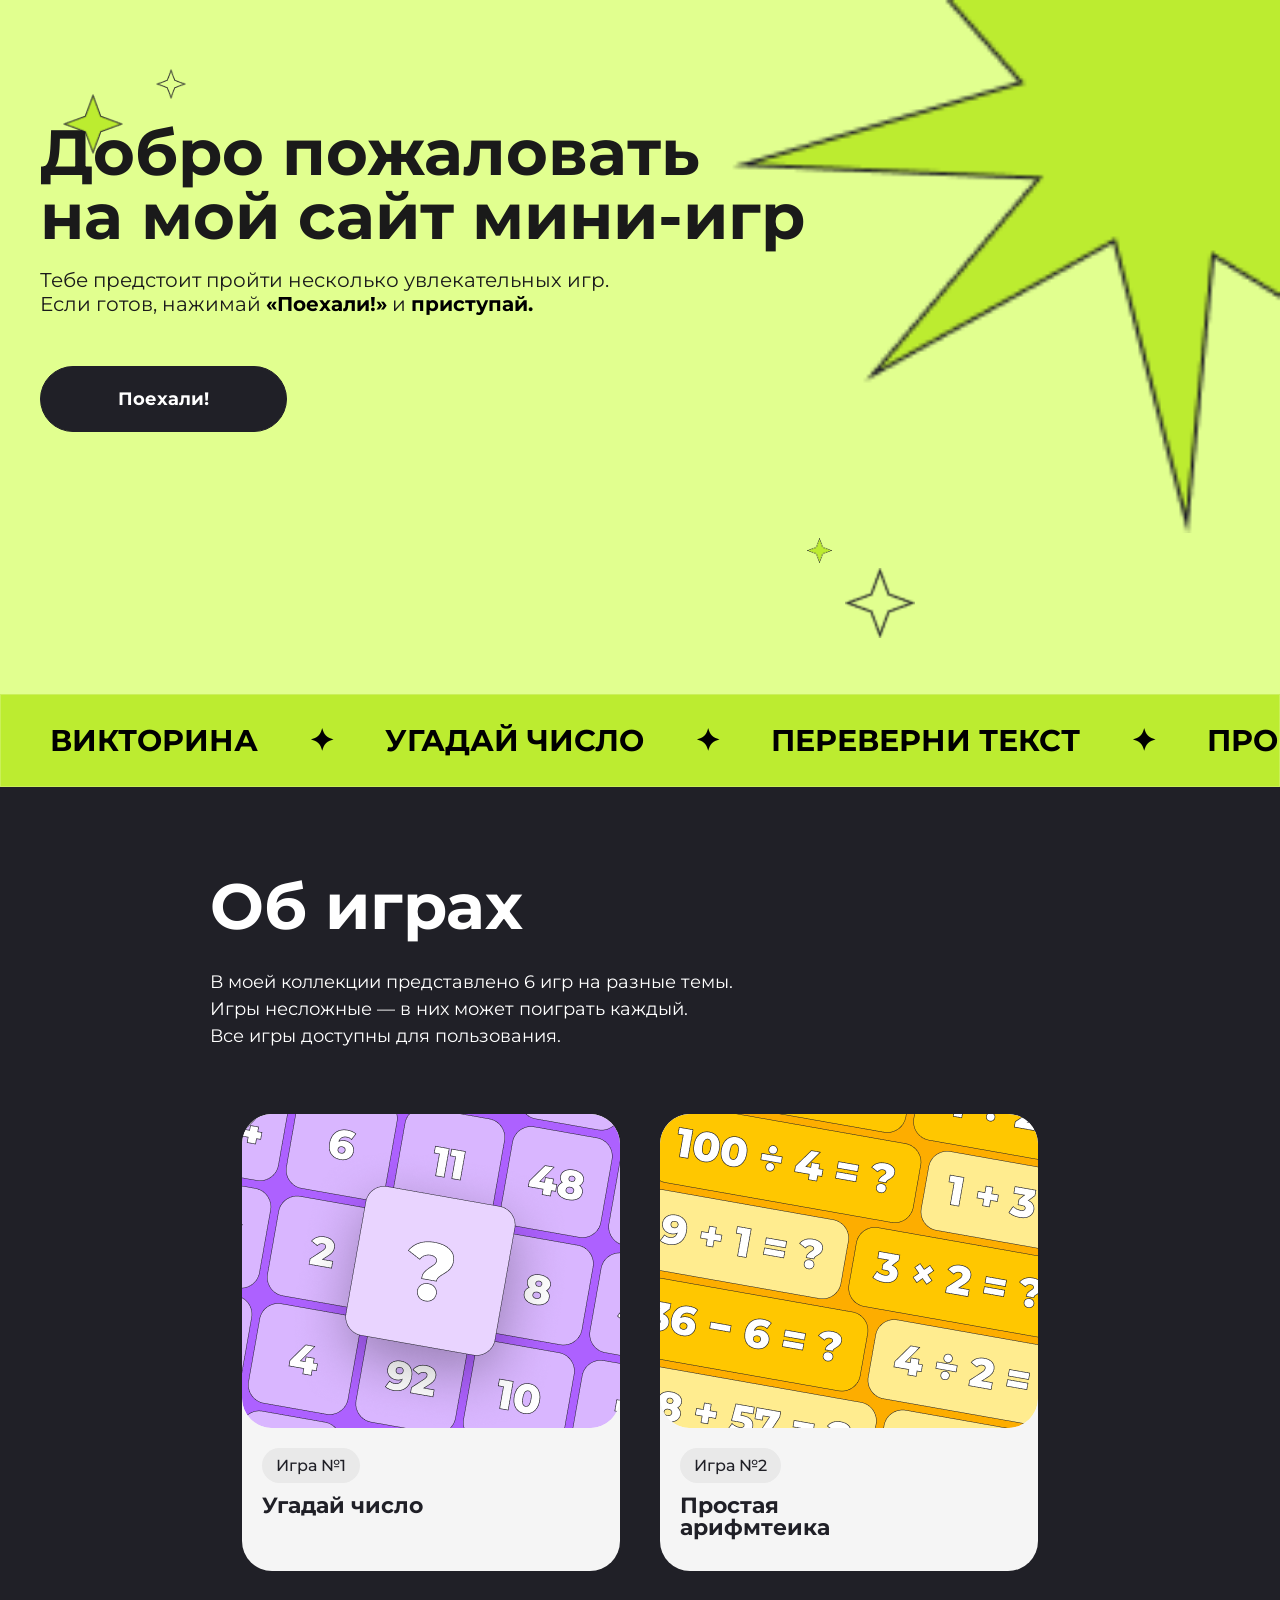
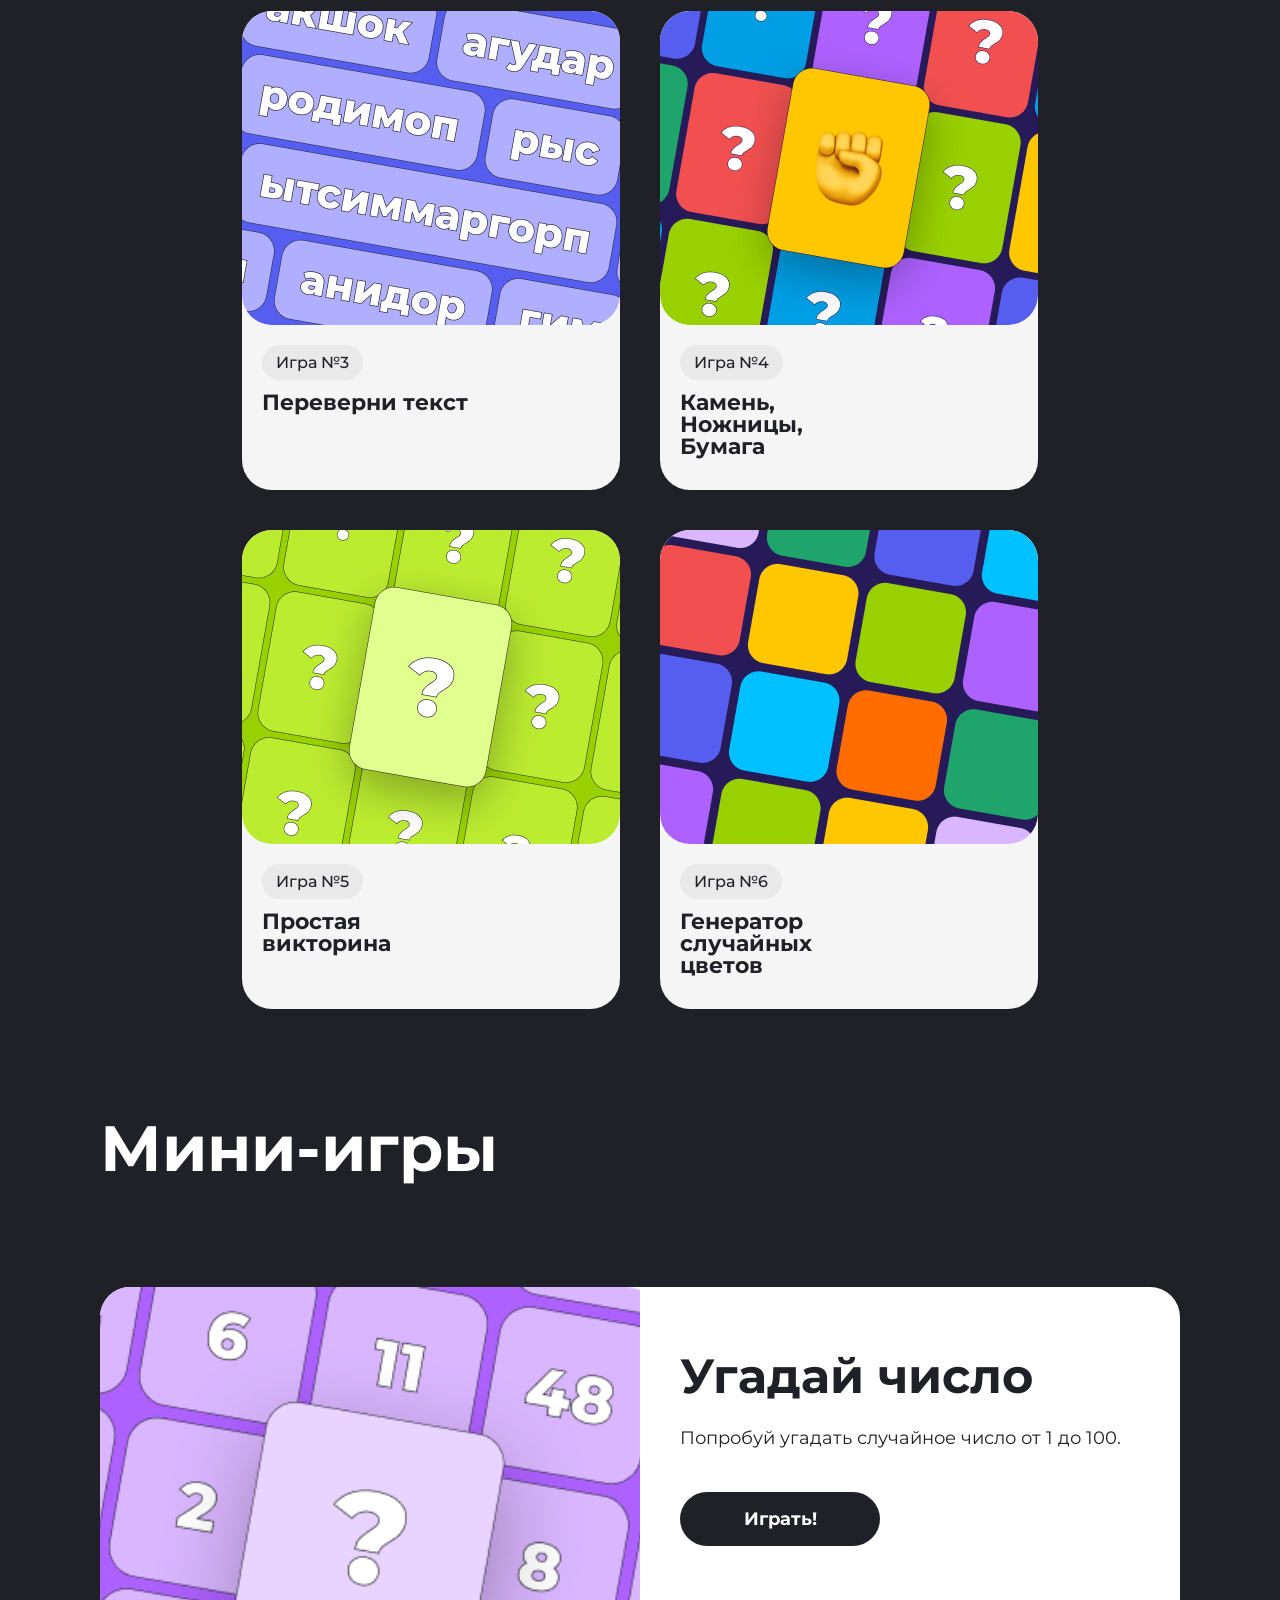
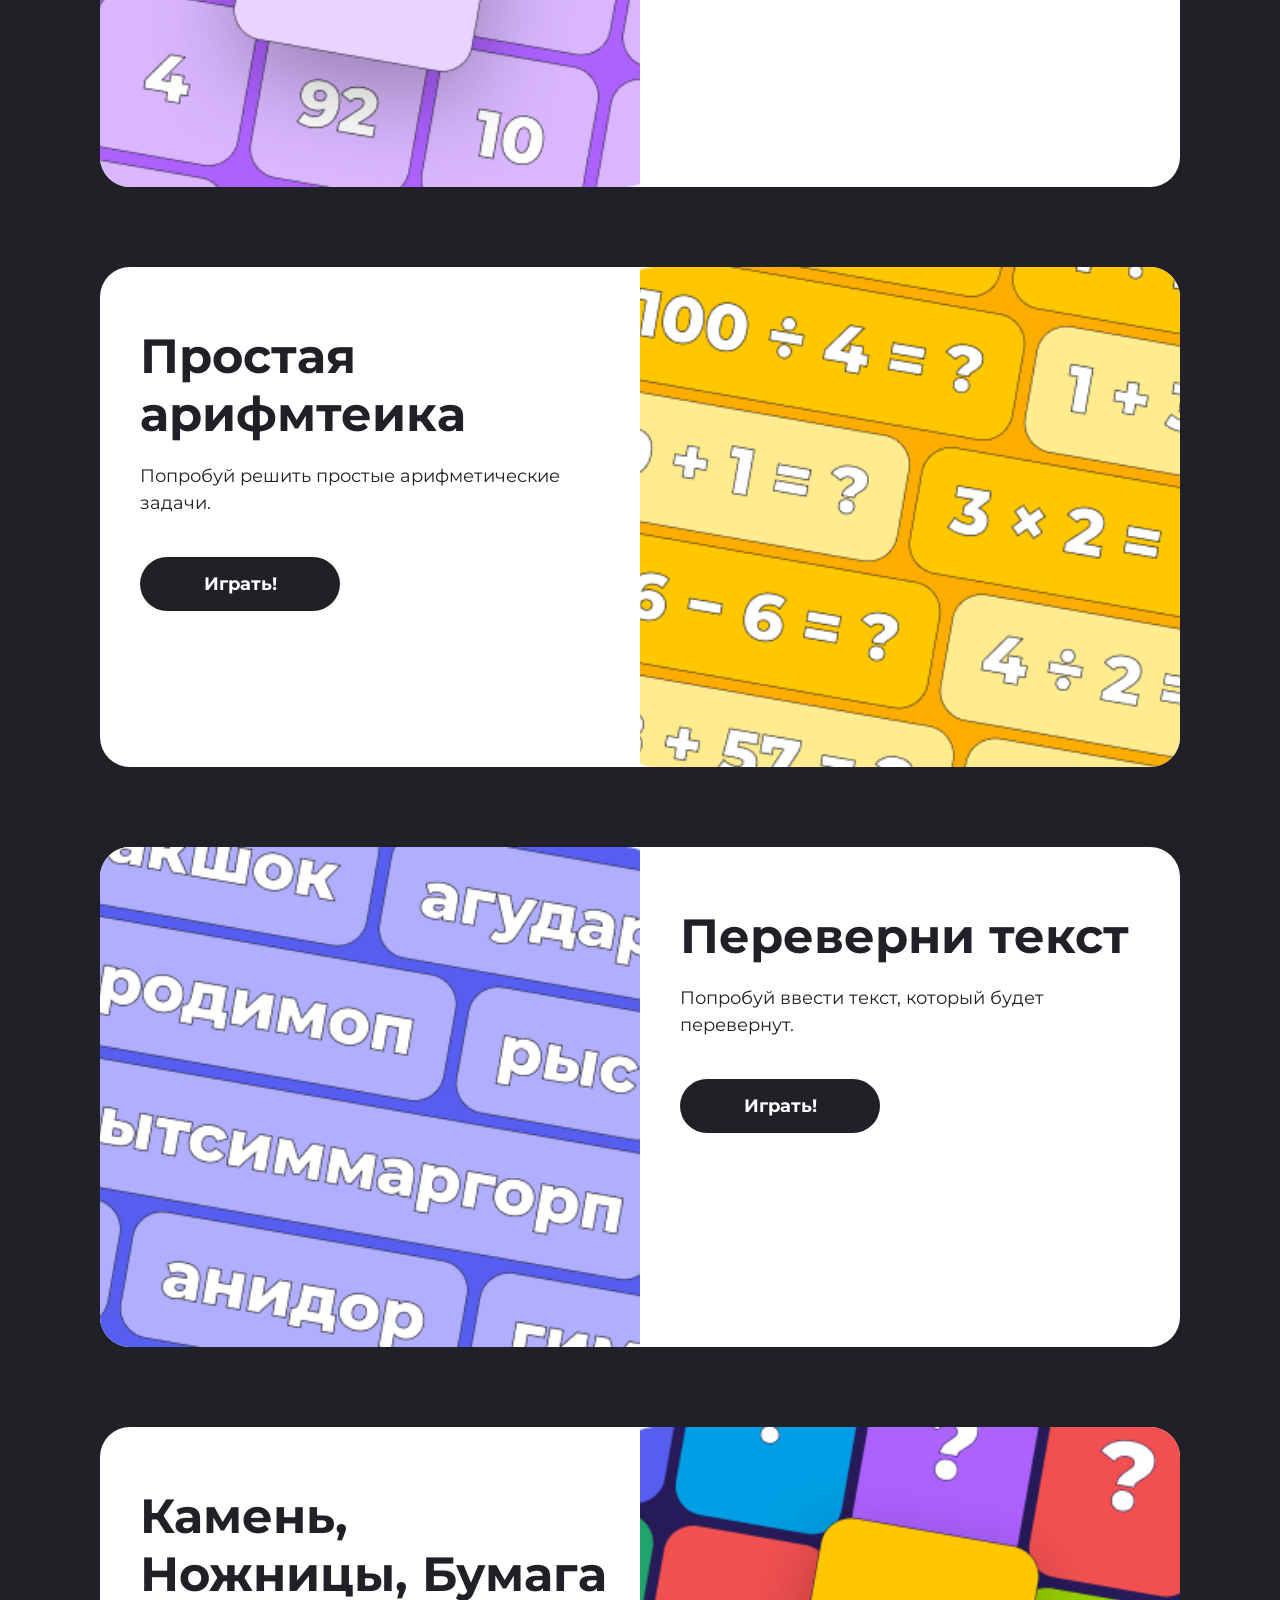
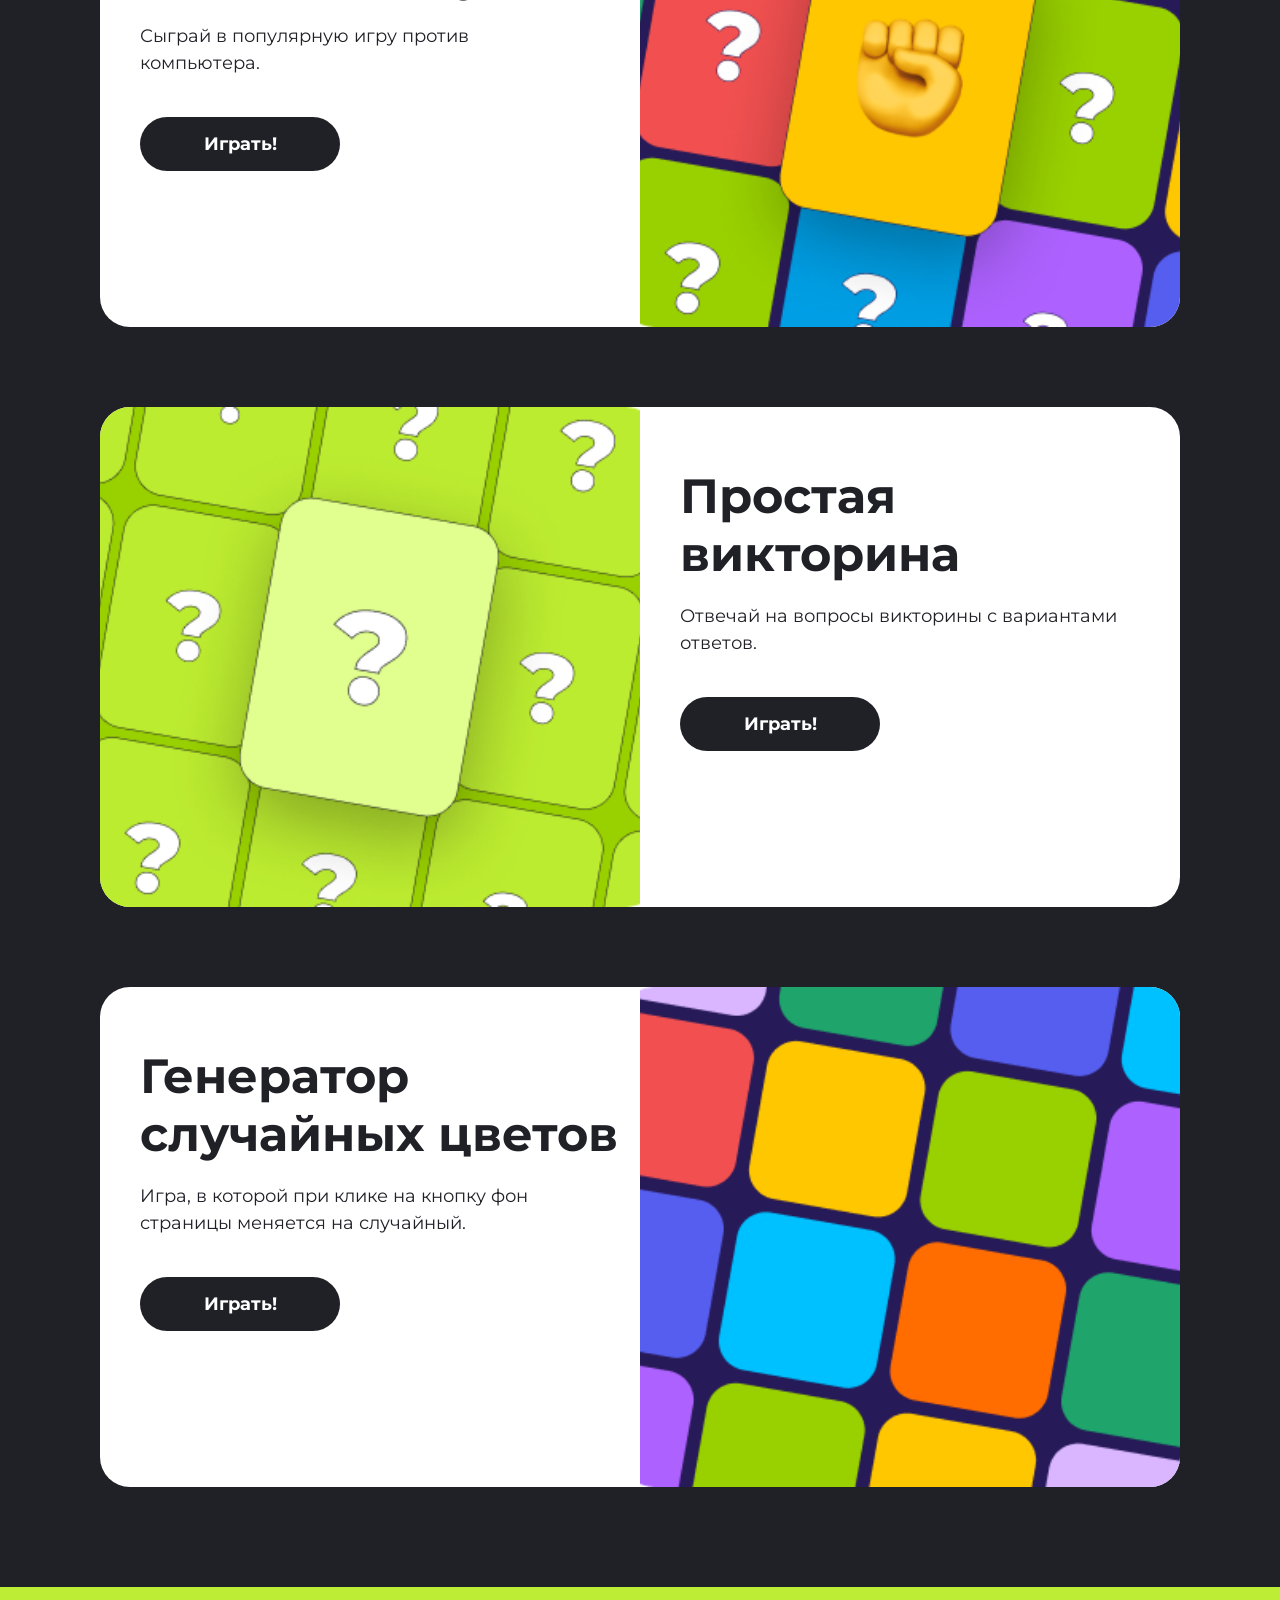
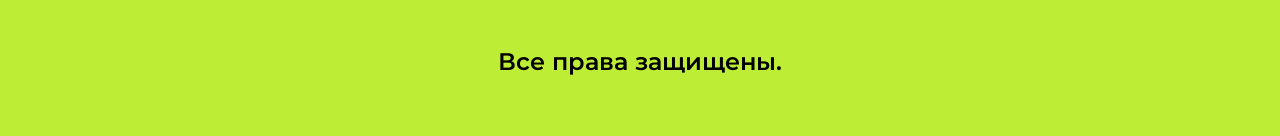
<file: sitegame-developer2-main/sitegame-developer2/index.html>
<!DOCTYPE html>
<html lang="en">
<head>
    <meta charset="UTF-8">
    <meta name="viewport" content="width=device-width, initial-scale=1.0">
    <title>HomeworkJS</title>
    <link rel="stylesheet" href="style.css">
    <link rel="stylesheet" href="_mobile.css">
    <link href="https://fonts.googleapis.com/css2?family=Montserrat:wght@400;500;600;700&display=swap" rel="stylesheet">
</head>
<body>
    <header class="header">
        <div class="container">
            <img src="image/star_top1.png" class="header__star header__star--1">
            <img src="image/star_top2.png" class="header__star header__star--2">
            <img src="image/star_top1.png" class="header__star header__star--3">
            <img src="image/big_star.png" class="header__star header__star--5">
            <img src="image/star_top2.png" class="header__star header__star--4">
         <h1 class="main__text">Добро пожаловать<br>на мой сайт мини-игр</h1>
         <h2 class="header__title">Тебе предстоит пройти несколько увлекательных игр.<br> Если готов, нажимай <span class="black-text">«Поехали!»</span> и <span class="black-text">приступай.</span>
        </h2>   
    <button class="header__button">Поехали!</button>
     </div>
     <div class="animation__list">

    <div class="animation__track">

        <span class="animation__list--text">ВИКТОРИНА</span>
        <span class="star">✦</span>

        <span class="animation__list--text">УГАДАЙ ЧИСЛО</span>
        <span class="star">✦</span>

        <span class="animation__list--text">ПЕРЕВЕРНИ ТЕКСТ</span>
        <span class="star">✦</span>

        <span class="animation__list--text">ПРОСТАЯ АРИФМЕТИКА</span>
        <span class="star">✦</span>

        <span class="animation__list--text">КАМЕНЬ, НОЖНИЦЫ, БУМАГА</span>
        <span class="star">✦</span>

        <span class="animation__list--text">ГЕНЕРАТОР ЦВЕТОВ</span>
        <span class="star">✦</span>

        <span class="animation__list--text">ВИКТОРИНА</span>
        <span class="star">✦</span>

        <span class="animation__list--text">УГАДАЙ ЧИСЛО</span>
        <span class="star">✦</span>

        <span class="animation__list--text">ПЕРЕВЕРНИ ТЕКСТ</span>
        <span class="star">✦</span>

        <span class="animation__list--text">ПРОСТАЯ АРИФМЕТИКА</span>
        <span class="star">✦</span>

        <span class="animation__list--text">КАМЕНЬ, НОЖНИЦЫ, БУМАГА</span>
        <span class="star">✦</span>

        <span class="animation__list--text">ГЕНЕРАТОР ЦВЕТОВ</span>

    </div>

</div>
    
    </header>
    <section class="game">
        <div class="container">
        <h1 class="game__name">Об играх</h1>
        <h3 class="game__title">В моей коллекции представлено 6 игр на разные темы. <br> Игры несложные — в них может поиграть каждый. <br> Все игры доступны для пользования.</h3>
        <section class="game__cart">
            <div class="cart">
                <a href="#game1" class="cart__game-link">
                <article class="cart__game">
                    <img src="image/ИГРА1.png" alt="Игра1" class="cart-image">
                    <p class="cart__game-text">Игра №1</p>
                    <h3 class="cart__game-name">Угадай число</h3>
                </article>
                </a>
                <a href="#game2" class="cart__game-link">
                <article class="cart__game">
                    <img src="image/ИГРА2.png" alt="Игра2" class="cart-image">
                    <p class="cart__game-text">Игра №2</p>
                    <h3 class="cart__game-name">Простая арифмтеика</h3>
                </article>
                </a>
                <a href="#game3" class="cart__game-link">
                <article class="cart__game">
                    <img src="image/ИГРА3.png" alt="Игра3" class="cart-image">
                    <p class="cart__game-text">Игра №3</p>
                    <h3 class="cart__game-name">Переверни текст</h3>
                </article>
                </a>
                <a href="#game4" class="cart__game-link">
                <article class="cart__game">
                    <img src="image/ИГРА4.png" alt="Игра4" class="cart-image">
                    <p class="cart__game-text">Игра №4</p>
                    <h3 class="cart__game-name">Камень, Ножницы, Бумага</h3>
                </article>
                </a>
                <a href="#game5" class="cart__game-link">
                <article class="cart__game">
                    <img src="image/ИГРА5.png" alt="Игра5" class="cart-image">
                    <p class="cart__game-text">Игра №5</p>
                    <h3 class="cart__game-name">Простая викторина</h3>
                </article>
                </a>
                <a href="#game6" class="cart__game-link">
                <article class="cart__game">
                    <img src="image/ИГРА6.png" alt="Игра6" class="cart-image"">
                    <p class="cart__game-text">Игра №6</p>
                    <h3 class="cart__game-name">Генератор случайных цветов</h3>
                </article>      
                </a>        
            </div>
        </section>
        </div>
    </section>
    <section class="minigame">
        <h1 class="minigame__title">Мини-игры</h1>
        <section class="minigame__cart">
            <div class="play">
                <a href="#" class="play__link"></a>
                <article id="game1" class="play__game play__game-left">
                    <img src="image/ИГРА1.png" alt="ИГРА1" class="play__image">
                    <div class="play__card">
                        <h2 class="play__name">Угадай число</h2>
                        <p class="play__title">Попробуй угадать случайное число от 1 до 100.</p>
                        <button class="play__button">Играть!</button>
                    </div>
                </article>
                <a href="#" class="play__link"></a>
                <article id="game2" class="play__game play__game-right">
                    <img src="image/ИГРА2.png" alt="ИГРА2" class="play__image">
                    <div class="play__card">
                        <h2 class="play__name">Простая арифмтеика</h2>
                        <p class="play__title">Попробуй решить простые арифметические задачи.</p>
                        <button class="play__button">Играть!</button>
                    </div>
                </article>
                <a href="#" class="play__link"></a>
                <article id="game3" class="play__game play__game-left">
                    <img src="image/ИГРА3.png" alt="ИГРА3" class="play__image">
                    <div class="play__card">
                        <h2 class="play__name">Переверни текст</h2>
                        <p class="play__title">Попробуй ввести текст, который будет перевернут.</p>
                        <button class="play__button">Играть!</button>
                    </div>
                </article>
                <a href="#" class="play__link"></a>
                <article id="game4" class="play__game play__game-right">
                    <img src="image/ИГРА4.png" alt="ИГРА4" class="play__image">
                    <div class="play__card">
                       <h2 class="play__name">Камень, Ножницы, Бумага</h2>
                       <p class="play__title">Сыграй в популярную игру против компьютера.</p>
                       <button class="play__button">Играть!</button>
                    </div>
                </article>
                <a href="#" class="play__link"></a>
                <article id="game5" class="play__game play__game-left">
                    <img src="image/ИГРА5.png" alt="ИГРА5" class="play__image">
                    <div class="play__card">
                       <h2 class="play__name">Простая викторина</h2>
                       <p class="play__title">Отвечай на вопросы викторины с вариантами ответов.</p>
                       <button class="play__button">Играть!</button>
                    </div>
                </article>
                <a href="#" class="play__link"></a>
                <article id="game6" class="play__game play__game-right">
                    <img src="image/ИГРА6.png" alt="ИГРА6" class="play__image">
                    <div class="play__card">
                        <h2 class="play__name">Генератор случайных цветов</h2>
                        <p class="play__title">Игра, в которой при клике на кнопку фон страницы меняется на случайный.</p>
                        <button class="play__button">Играть!</button>
                    </div>
                </article>
            </div>
        </section>
    </section>
    <footer class="footer">
        <div class="container">
            <p class="footer__text">Все права защищены.</p>
        </div>
    </footer>
    <script src="js/game.js">
        
    </script>
</body>
</html>
</file>
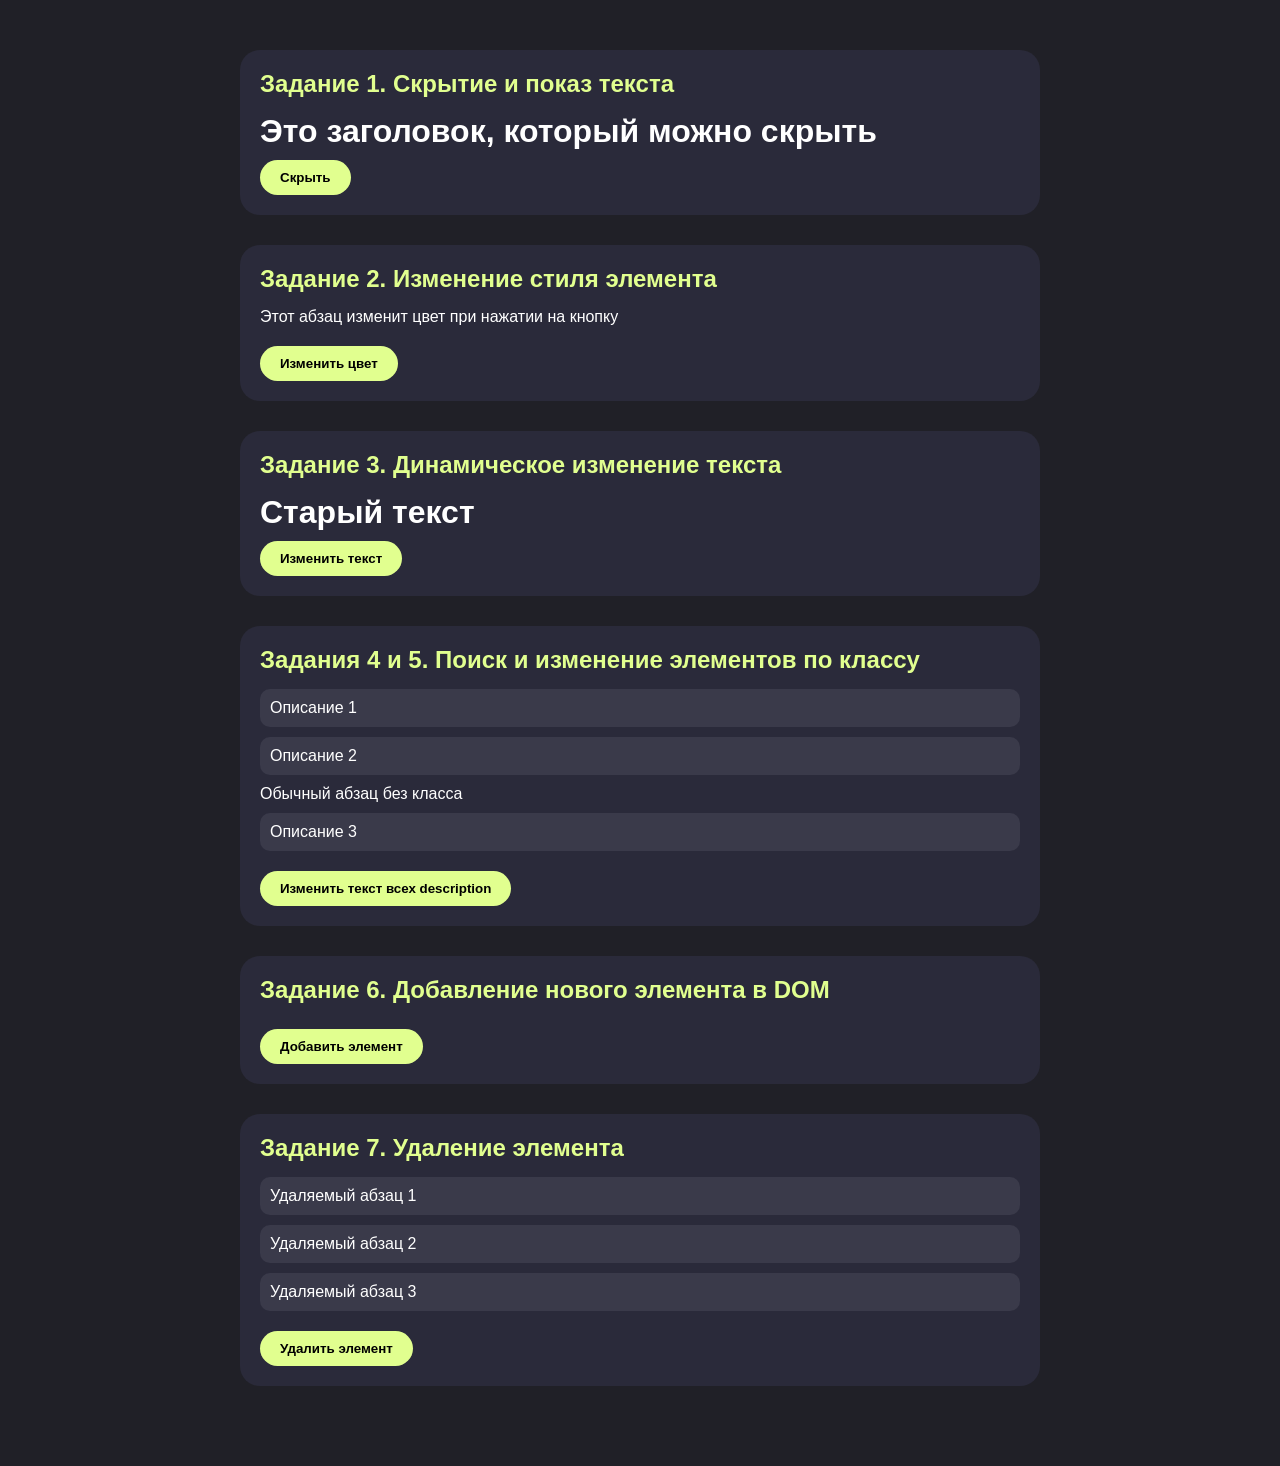
<file: sitegame-developer2-main/sitegame-developer2/hw9.html>
<!DOCTYPE html>
<html lang="ru">
<head>
    <meta charset="UTF-8">
    <meta name="viewport" content="width=device-width, initial-scale=1.0">
    <title>DOM задания</title>
    <style>
        * {
            margin: 0;
            padding: 0;
            box-sizing: border-box;
        }
        body {
            font-family: 'Montserrat', sans-serif;
            background: #202027;
            color: #fff;
            padding: 50px;
        }
        .container {
            max-width: 800px;
            margin: 0 auto;
        }
        .task {
            background: #2a2a3a;
            padding: 20px;
            margin-bottom: 30px;
            border-radius: 20px;
        }
        .task h2 {
            color: #E1FF8F;
            margin-bottom: 15px;
            font-size: 24px;
        }
        button {
            background: #E1FF8F;
            border: none;
            padding: 10px 20px;
            border-radius: 30px;
            font-weight: bold;
            cursor: pointer;
            margin-top: 10px;
            margin-right: 10px;
            font-family: 'Montserrat', sans-serif;
        }
        .description {
            background: #3a3a4a;
            padding: 10px;
            margin: 10px 0;
            border-radius: 10px;
        }
        p {
            margin: 10px 0;
        }
        hr {
            margin: 20px 0;
            border-color: #E1FF8F;
        }
    </style>
</head>
<body>
    <div class="container">
        <!-- Задание 1 -->
        <div class="task">
            <h2>Задание 1. Скрытие и показ текста</h2>
            <h1 id="mainTitle">Это заголовок, который можно скрыть</h1>
            <button id="toggleButton">Скрыть</button>
        </div>

        <!-- Задание 2 -->
        <div class="task">
            <h2>Задание 2. Изменение стиля элемента</h2>
            <p id="colorText">Этот абзац изменит цвет при нажатии на кнопку</p>
            <button id="colorButton">Изменить цвет</button>
        </div>

        <!-- Задание 3 -->
        <div class="task">
            <h2>Задание 3. Динамическое изменение текста</h2>
            <h1 id="changeableTitle">Старый текст</h1>
            <button id="changeTextButton">Изменить текст</button>
        </div>

        <!-- Задание 4 и 5 (общее) -->
        <div class="task">
            <h2>Задания 4 и 5. Поиск и изменение элементов по классу</h2>
            <p class="description">Описание 1</p>
            <p class="description">Описание 2</p>
            <p>Обычный абзац без класса</p>
            <p class="description">Описание 3</p>
            <button id="changeDescriptionButton">Изменить текст всех description</button>
        </div>

        <!-- Задание 6 -->
        <div class="task">
            <h2>Задание 6. Добавление нового элемента в DOM</h2>
            <div id="paragraphContainer"></div>
            <button id="addButton">Добавить элемент</button>
        </div>

        <!-- Задание 7 -->
        <div class="task">
            <h2>Задание 7. Удаление элемента</h2>
            <div id="removeContainer">
                <p class="description">Удаляемый абзац 1</p>
                <p class="description">Удаляемый абзац 2</p>
                <p class="description">Удаляемый абзац 3</p>
            </div>
            <button id="removeButton">Удалить элемент</button>
        </div>
    </div>

    <script>
        // Задание 1
        const title = document.querySelector('#mainTitle');
        const toggleBtn = document.querySelector('#toggleButton');
        let isHidden = false;

        toggleBtn.addEventListener('click', () => {
            if (isHidden) {
                title.style.display = 'block';
                toggleBtn.textContent = 'Скрыть';
                isHidden = false;
            } else {
                title.style.display = 'none';
                toggleBtn.textContent = 'Показать';
                isHidden = true;
            }
        });

        // Задание 2
        const colorText = document.querySelector('#colorText');
        const colorBtn = document.querySelector('#colorButton');

        colorBtn.addEventListener('click', () => {
            colorText.style.color = 'blue';
        });

        // Задание 3
        const changeableTitle = document.querySelector('#changeableTitle');
        const changeTextBtn = document.querySelector('#changeTextButton');

        changeTextBtn.addEventListener('click', () => {
            changeableTitle.textContent = 'Привет, мир!';
        });

        // Задание 4 и 5
        const changeDescBtn = document.querySelector('#changeDescriptionButton');

        changeDescBtn.addEventListener('click', () => {
            const descriptions = document.querySelectorAll('.description');
            for (let i = 0; i < descriptions.length; i++) {
                descriptions[i].textContent = 'Новый текст';
            }
        });

        // Задание 6
        const addBtn = document.querySelector('#addButton');
        const container = document.querySelector('#paragraphContainer');

        addBtn.addEventListener('click', () => {
            const newParagraph = document.createElement('p');
            newParagraph.textContent = 'Новый абзац';
            container.appendChild(newParagraph);
        });

        // Задание 7
        const removeBtn = document.querySelector('#removeButton');

        removeBtn.addEventListener('click', () => {
            const firstDescription = document.querySelector('#removeContainer .description');
            if (firstDescription) {
                firstDescription.remove();
            } else {
                alert('Нет больше элементов для удаления');
            }
        });
    </script>
</body>
</html>
</file>
<file: sitegame-developer2-main/sitegame-developer2/style.css>
@import url('https://fonts.googleapis.com/css2?family=Montserrat:wght@400;500;600;700&display=swap');
@import url("_mobile.css");

* {
    margin: 0;
    padding: 0;
    box-sizing: border-box;
}

body {
    font-family: 'Montserrat', sans-serif;
    background: #202027;        
    color: #1A1A1A;
}


.header {
    box-sizing: border-box;
    height: 787px;
    background: #E1FF8F;
    padding-top: 40px;
    position: relative;
    overflow: hidden;
}

.header__star {
    position: absolute;
    z-index: 1;
    pointer-events: none;
}

.header__star--1 {
    width: 60px;
    top: 94px;
    left: 63px;
}

.header__star--2 {
    width: 30px;
    top: 69px;
    left: 156px;
}

.header__star--3 {
    width: 25px;
    top: 538px;
    right: 448px;
}

.header__star--4 {
    width: 70px;
    top: 568px;
    right: 365px;
}

.header__star--5 {
    width: 550px;
    top: 0;
    right: 0;
}

.main__text {
    font-family: 'Montserrat', sans-serif;
    font-weight: 700;
    font-size: 64px;
    line-height: 100%;
    margin: 0;
    margin-bottom: 20px;
    max-width: 800px;
    margin-top: 80px;
}

.header__title {
    font-family: 'Montserrat', sans-serif;
    font-weight: 400;
    font-size: 20px;
    margin: 0;
    margin-bottom: 20px;
}

.black-text {
    color: #000000;
    font-weight: 700;
}

.header__button {
    width: 247px;
    height: 66px;
    border-radius: 60px;
    border: 1px solid #202027;
    padding: 16px 28px;
    gap: 10px;
    background: #202027;
    color: white;
    font-family: 'Montserrat', sans-serif;
    font-weight: 700;
    font-size: 18px;
    cursor: pointer;
    margin-top: 30px;
    margin-bottom: 50px;
}

.animation__list { 
    position: absolute; 
    bottom: 0; 
    left: 0;
    width: 100%; 
    height: auto; 
    padding-top: 27px; 
    padding-right: 49px; 
    padding-bottom: 27px; 
    padding-left: 49px; 
    background: #BCEC30; 
    border: 1px solid rgba(255, 255, 255, 0.2); 
    backdrop-filter: blur(50px); 
    font-family: 'Montserrat', sans-serif; 
    font-weight: 600; 
    font-size: 18px; 
    color: #000000; 
    white-space: nowrap; 
    overflow: hidden; 
}

.animation__track {
    display: flex;
    align-items: center;
    gap: 51px;
    width: max-content;
    animation: marquee 20s linear infinite;
}


.star {
    flex-shrink: 0;
    font-size: 30px;
}

.animation__list--text {
    font-family: Montserrat;
    font-weight: 700;
    font-style: Bold;
    font-size: 30px;
    line-height: 110.00000000000001%;
    letter-spacing: 4%;
    vertical-align: middle;
    text-transform: uppercase;
}

.game {
    max-width: 1440px;          
    margin: 80px auto 0 auto;  
}

.game__name {
    font-family: 'Montserrat', sans-serif;
    font-weight: 700;
    font-size: 64px;           
    text-align: left;
    margin-bottom: 24px;
    color: #FFFFFF; 
}

.game__title {
    color: #FFFFFF;  
    font-family: 'Montserrat', sans-serif;
    font-weight: 400;
    font-size: 18px;
    line-height: 1.5;
    text-align: left;
    max-width: 800px;
    margin-bottom: 64px;
}
.cart {
    display: flex;
    flex-wrap: wrap;
    gap: 40px;
    justify-content: flex-start;
    margin-bottom: 100px;
}

.cart__game {
    width: 378px;
    background: #F5F5F5;
    border-radius: 30px;
    padding-bottom: 20px;
} 

.cart-image {
    display: block;
    width: 378px;
    height: 314px;
    border-radius: 30px;
}

.cart__game-text {
    font-size: 16px;
    font-weight: 500;
    color: #202027;
    margin-top: 20px;
    margin-bottom: 12px;
    background-color: #e9e9e9;
    margin-left: 20px;
    padding: 8px 14px;
    border-radius: 20px;
    display: inline-block;
}

.cart__game-name {
    font-family: 'Montserrat', sans-serif;
    font-weight: 700;
    font-size: 22px;
    line-height: 100%;
    color: #202027;
    margin-bottom: 12px;
    padding-left: 20px;
    padding-right: 145px;

}   

.container {
    max-width: 1440px;
    margin: 0 auto;
    padding-left: 100px;
    padding-right: 100px;
}

.header__button {
    cursor: pointer;
}

.cart__game-link {
    text-decoration: none;
    display: block;
    width: 378px;
    transition: transform 0.3s ease;
}

.cart__game-link:hover {
    transform: scale(1.05);
}

.minigame {
    max-width: 1440px;
    margin: 0 auto;
    padding-left: 100px;
    padding-right: 100px;
    margin-bottom: 100px;
}

.minigame__title {
    font-family: 'Montserrat', sans-serif;
    font-weight: 700;
    font-size: 64px;
    text-align: left;
    margin-bottom: 60px;
    color: #FFFFFF;     
}

.minigame__cart {
    width: 100%;
}

.play {
    display: flex;
    flex-direction: column;
    gap: 40px;
    align-items: center;
}

.play__game {
    display: flex;
    width: 1200px;
    height: 500px;
    border-radius: 30px;
    margin: 0 auto;
}

.play__image {
    border-radius: 30px 0 0 30px;
    background-color: white;
}

.play__game-right .play__image {
    border-radius: 0 30px 30px 0;
}

.play__card {
    border-radius: 0 30px 30px 0;
}

.play__game-right .play__card {
    border-radius: 30px 0 0 30px;
}

.play__game-left {
    flex-direction: row;
}

.play__game-left .play__image {
    width: 50%;
    object-fit: cover;
}

.play__game-left .play__card {
    width: 50%;
    background: white;
    display: flex;
    flex-direction: column; 
    padding-left: 40px;
    padding-right: 20px;
    padding-top: 60px;
}

.play__game-right {
    flex-direction: row-reverse;
}

.play__game-right .play__image {
    width: 50%;
    object-fit: cover;
}

.play__game-right .play__card {
    width: 50%;
    background: white;
    display: flex;
    flex-direction: column;
    padding-left: 40px;
    padding-right: 20px;
    padding-top: 60px;
}

.play__card {
    background: white;
}

.play__name {
    font-family: 'Montserrat', sans-serif;
    font-weight: 700;
    font-size: 48px;
    color: #202027;
    margin-bottom: 20px;
}

.play__title {
    font-family: 'Montserrat', sans-serif;
    font-weight: 400;
    font-size: 18px;
    color: #202027;
    line-height: 1.5;
    margin-bottom: 40px;
    max-width: 450px;
}

.play__button {
    width: 200px;
    padding: 16px 0;
    background: #202027;
    border: none;
    border-radius: 60px;
    color: white;
    font-family: 'Montserrat', sans-serif;
    font-weight: 700;
    font-size: 18px;
    cursor: pointer;
    transition: all 0.3s ease;
}

.play__button:hover {
    background: white;
    color: #202027;
    border: 1px solid #202027;
}

.play__game {
    transition: transform 0.3s ease;
}

.play__game:hover {
    transform: scale(1.02);
}

.footer {
    background: #BDED35;
    padding: 60px 0;
    text-align: center;
    width: 100%;
}

.footer__text {
    font-family: 'Montserrat', sans-serif;
    font-weight: 600;
    font-size: 24px;
    color: #000000;
}

.cart__game-link:nth-child(4),
.cart__game-link:nth-child(6) {
    margin-top: -20px;
    margin-bottom: 20px;
}

.cart__game-link:nth-child(4) .cart__game,
.cart__game-link:nth-child(6) .cart__game {
    padding-bottom: 20px;
}

@keyframes marquee {
    from {
        transform: translateX(0);
    }

    to {
        transform: translateX(-50%);
    }
}


@media (max-width: 1249px) {

    .header {
    min-height: 667px;
    height: auto;
    padding-top: 40px;
    overflow: hidden;
    }


    .header__star--1 {
        width: 35px;
        top: 97px;
        left: 37px;
    }

  
    .header__star--2 {
        width: 21px;
        top: 64px;
        left: 92px;
    }

    .header__star--3 {
        width: 21px;
        bottom: 24px;
        right: 86px;
        top: auto;
    }

    .header__star--4 {
        width: 35px;
        bottom: 28px;
        right: 32px;
        top: auto;
    }


    .header__star--5 {
        width: 180px;
        height: auto;
        top: 0;
        right: 0;
    }

    .container {
        padding-left: 16px;
        padding-right: 16px;
    }

    .main__text {
        font-size: 40px;
        line-height: 49px;
        max-width: 100%;
        margin-top: 35px;
        margin-bottom: 20px;
        position: relative;
        z-index: 2;
    }

    .header__title {
        font-size: 16px;
        line-height: 20px;
        margin-bottom: 20px;
        position: relative;
        z-index: 2;
    }

    .header__button {
        width: 285px;
        height: 55px;
        font-size: 16px;
        margin-top: 10px;
        position: relative;
        z-index: 2;
    }
}
</file>
<file: sitegame-developer2-main/sitegame-developer2/_mobile.css>
@media (max-width: 1413px) {

    html,
    body {
        width: 100%;
        max-width: 100%;
        overflow-x: hidden;
    }

    .header {
        width: 100%;
        max-width: 100%;
    }

    .container {
        width: 100%;
        max-width: 100%;
        padding-left: 40px;
        padding-right: 40px;
    }

    .game,
    .minigame,
    .footer {
        width: 100%;
        max-width: 100%;
    }

    .play__game {
        width: 100%;
        max-width: 100%;
    }
}

@media (max-width: 1024px) {
.main__text {
    text-align: center;    
}

.header__title {
    text-align: center;
}

.header__title br {
    display: none;
}

.header__button {
    margin-left: auto;
    margin-right: auto;
    display: block;
}

.cart {
    justify-content: center;
    margin-left: 0;
    margin-right: 0;
}

.cart__game-link {
        width: 100%;
        margin-left: auto;
        margin-right: auto;
    }

.cart__game {
        width: 100%;
    }   

.cart-image {
        width: 100%;
        height: auto;
    } 

.minigame__title {
    margin-top: 40px;
    gap: 48px;
    font-size: 40px;
}

.play__game {
        width: 100% !important;
        flex-direction: column !important;
        height: auto !important;
        border-radius: 30px !important;
        overflow: hidden !important;
    }

.play__image {
        width: 100% !important;
        border-radius: 30px 30px 0 0 !important;
}

.play__card {
        width: 100% !important;
        border-radius: 0 0 30px 30px !important;
        padding: 30px 20px !important;
        text-align: left;
}
    
.play__name {
        font-size: 28px;
}
    
.play__title {
        font-size: 16px;
        max-width: 100%;
}
    
.play__button {
        width: 100%;
        max-width: 280px;
        margin: 0 auto;
}

.minigame {
    padding-left: 16px !important;
    padding-right: 16px !important;
}

.footer__text {
    font-size: 16px !important;
}
}

@media (max-width: 1024px) {
    .game {
        display: none !important;
    }
}

@media (min-width: 1024px) and (max-width: 1294px) {

    .game .container {
        width: 100%;
        max-width: 860px;
        margin: 0 auto;
        padding-left: 0;
        padding-right: 0;
    }

    .game__name,
    .game__title {
        text-align: left;
        margin-left: 0;
        margin-right: 0;
    }

    .cart {
        display: grid;
        grid-template-columns: repeat(2, 378px);
        justify-content: center;
        align-items: stretch;
        gap: 40px;
    }

    .cart__game-link {
        width: 378px;
        height: 100%;
        margin: 0 !important;
    }

    .cart__game {
        width: 378px;
        height: 100%;
        min-height: 440px;
    }
}
</file>
